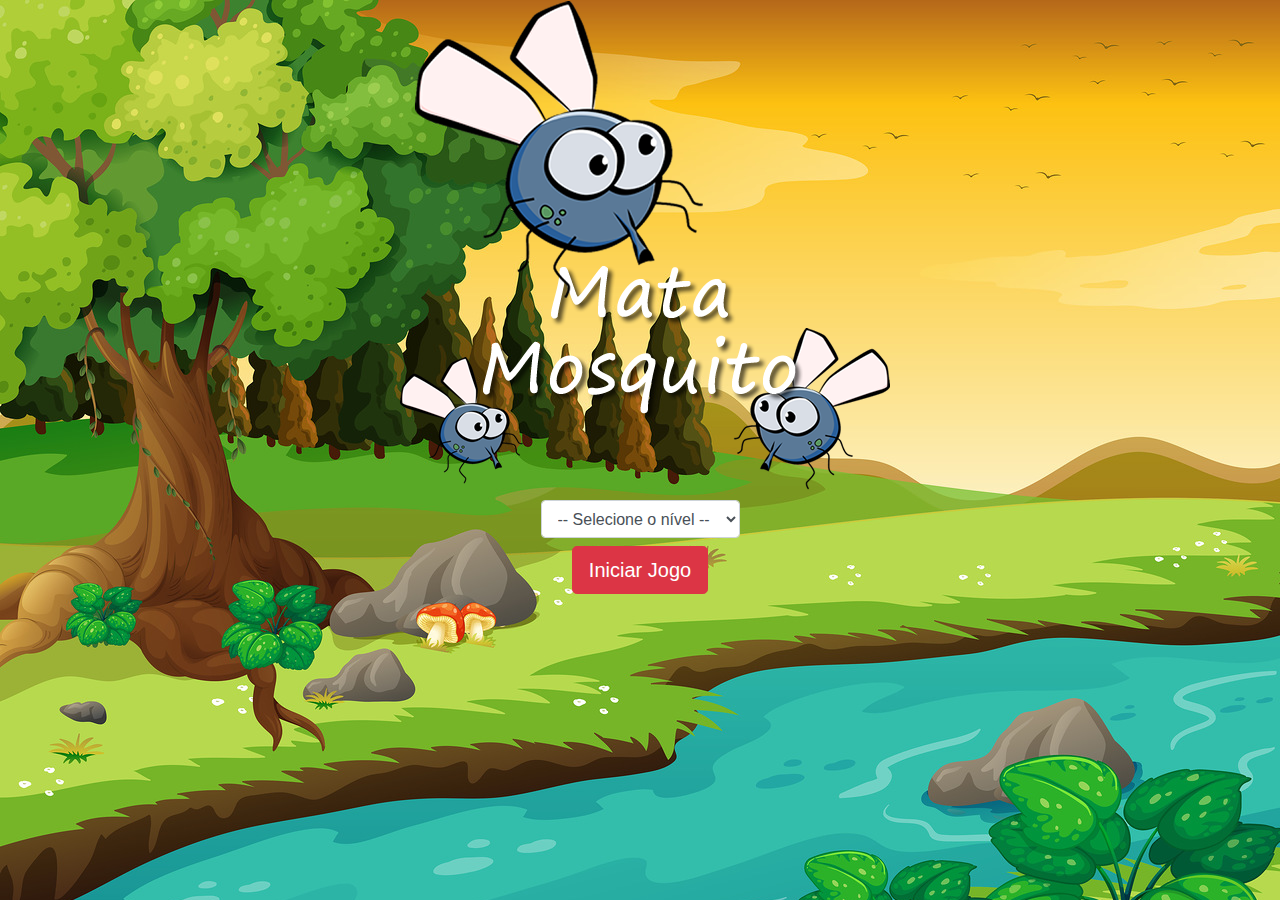
<file: app_mosquito-Jogo/index.html>
<!DOCTYPE html>
<html>

<head>
	<title>Mata Mosquito</title>
	<meta charset="UTF-8" />
	<link rel="stylesheet" href="https://maxcdn.bootstrapcdn.com/bootstrap/4.0.0/css/bootstrap.min.css"
		integrity="sha384-Gn5384xqQ1aoWXA+058RXPxPg6fy4IWvTNh0E263XmFcJlSAwiGgFAW/dAiS6JXm" crossorigin="anonymous">

	<link rel="stylesheet" href="estilo.css" />
	<link rel="shortcut icon" href="download.png" type="image/x-icon">

	<script>
		function iniciarJogo() {
			var nivel = document.getElementById('nivel').value

			if (nivel === '') {
				alert('Selecione um nível para iniciar o jogo')
				return false
			}

			window.location.href = 'app.html?' + nivel

		}
	</script>
</head>

<body>

	<div class="container">
		<div class="row">
			<div class="col">
				<div class="d-flex justify-content-center">
					<img src="imagens/game.png" />
				</div>
			</div>
		</div>

		<div class="row">
			<div class="col">
				<div class="d-flex justify-content-center">
					<div class="mb-2">
						<select class="form-control" id="nivel">
							<option value="">-- Selecione o nível --</option>
							<option value="normal">Normal</option>
							<option value="dificil">Difícil</option>
							<option value="chucknorris">Chuck Norris</option>
						</select>
					</div>
				</div>
			</div>
		</div>

		<div class="row">
			<div class="col">
				<div class="d-flex justify-content-center">
					<button type="button" class="btn btn-danger btn-lg" onclick="iniciarJogo()">Iniciar Jogo</button>
				</div>
			</div>
		</div>
	</div>

</body>

</html>
</file>
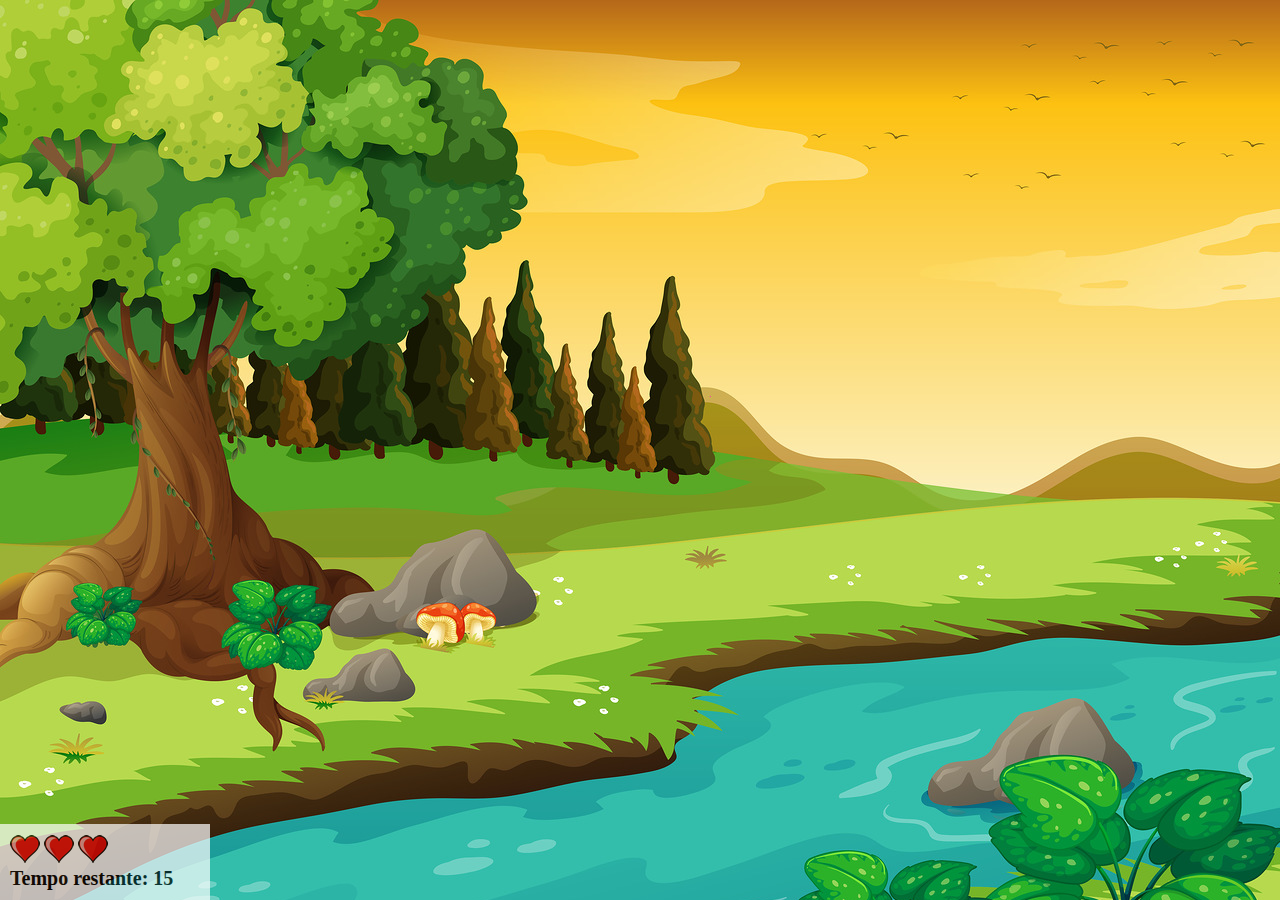
<file: app_mosquito-Jogo/app.html>
<!DOCTYPE html>
<html>

<head>
	<title></title>
	<meta charset="UTF-8" />
	<link rel="stylesheet" href="estilo.css" />
	<script src="jogo.js"></script>
</head>

<body onresize="ajustaTamanhoPalcoJogo()">

	<div class="painel">
		<div class="vidas">
			<img id="v1" src="imagens/coracao_cheio.png" />
			<img id="v2" src="imagens/coracao_cheio.png" />
			<img id="v3" src="imagens/coracao_cheio.png" />
		</div>

		<div class="cronometro">Tempo restante: <span id="cronometro"></span></div>
	</div>

	<script>
		document.getElementById('cronometro').innerHTML = tempo

		var criaMosca = setInterval(function () {
			posicaoRandomica()
		}, criaMosquitoTempo)
	</script>
</body>

</html>
</file>
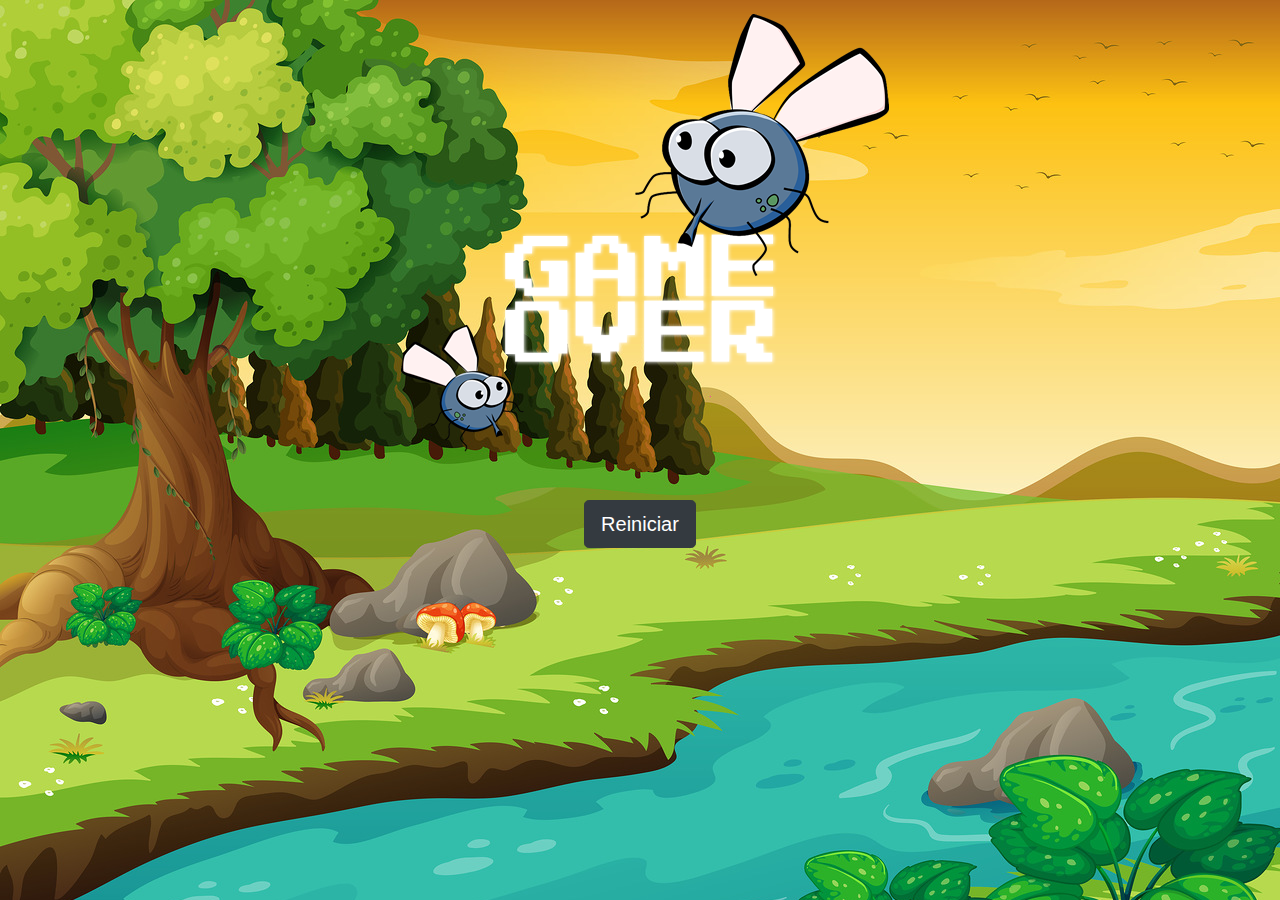
<file: app_mosquito-Jogo/fim_de_jogo.html>
<!DOCTYPE html>
<html>

<head>
	<title></title>
	<meta charset="UTF-8" />

	<link rel="stylesheet" href="https://maxcdn.bootstrapcdn.com/bootstrap/4.0.0/css/bootstrap.min.css"
		integrity="sha384-Gn5384xqQ1aoWXA+058RXPxPg6fy4IWvTNh0E263XmFcJlSAwiGgFAW/dAiS6JXm" crossorigin="anonymous">

	<link rel="stylesheet" href="estilo.css" />
</head>

<body>

	<div class="container">
		<div class="row">
			<div class="col">
				<div class="d-flex justify-content-center">
					<img src="imagens/game_over.png" />
				</div>
			</div>
		</div>


		<div class="row">
			<div class="col">
				<div class="d-flex justify-content-center">
					<button type="button" class="btn btn-dark btn-lg"
						onclick="window.location.href = 'index.html' ">Reiniciar</button>
				</div>
			</div>
		</div>
	</div>

</body>

</html>
</file>
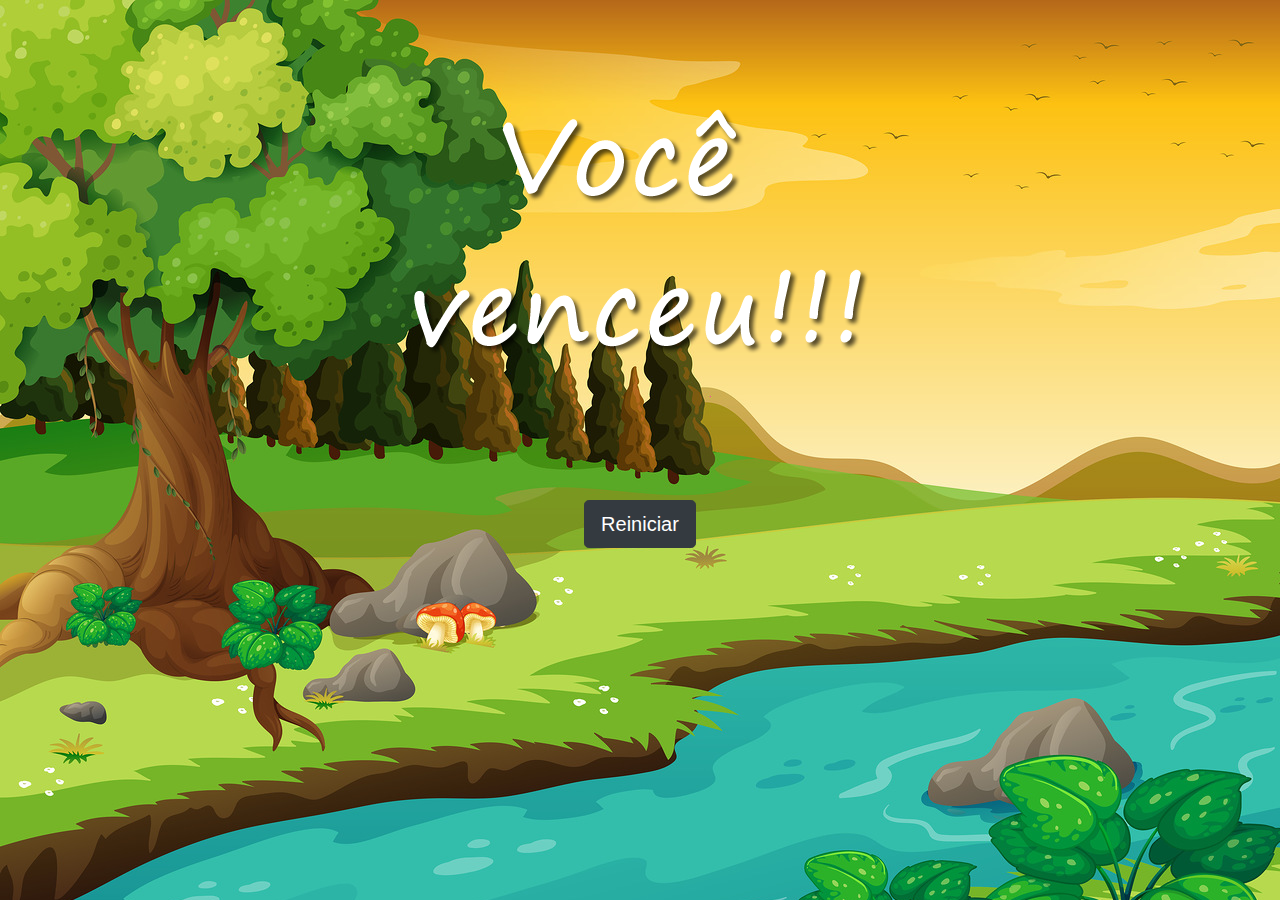
<file: app_mosquito-Jogo/vitoria.html>
<!DOCTYPE html>
<html>

<head>
	<title></title>
	<meta charset="UTF-8" />

	<link rel="stylesheet" href="https://maxcdn.bootstrapcdn.com/bootstrap/4.0.0/css/bootstrap.min.css"
		integrity="sha384-Gn5384xqQ1aoWXA+058RXPxPg6fy4IWvTNh0E263XmFcJlSAwiGgFAW/dAiS6JXm" crossorigin="anonymous">

	<link rel="stylesheet" href="estilo.css" />
</head>

<body>

	<div class="container">
		<div class="row">
			<div class="col">
				<div class="d-flex justify-content-center">
					<img src="imagens/vitoria.png" />
				</div>
			</div>
		</div>


		<div class="row">
			<div class="col">
				<div class="d-flex justify-content-center">
					<button type="button" class="btn btn-dark btn-lg"
						onclick="window.location.href = 'index.html' ">Reiniciar</button>
				</div>
			</div>
		</div>
	</div>

</body>

</html>
</file>
<file: app_mosquito-Jogo/estilo.css>
html{
	cursor: url(imagens/mata_mosquito.png) 30 30, auto;

}


body {
	background-image: url(imagens/bg.jpg);
	background-repeat: no-repeat;
	background-size: 100%;
}

.mosquito1 {
	width: 50px;
	height: 50px;
}

.mosquito2 {
	width: 70px;
	height: 70px;
}

.mosquito3 {
	width: 90px;
	height: 90px;
}




.ladoA {
	transform: scaleX(1);
}

.ladoB {
	transform: scaleX(-1);
}

.painel {
	position: absolute;
	width: 190px;
	padding: 10px;
	left: 0px;
	bottom: 0px;
	border-top:solid 1px #fff;
	background-color: #fff;
	opacity: 0.7
}

.vidas {
	float: left;
}

.cronometro {
	float: left;
	font-size: 20px;
	font-weight: bold;
}
</file>
